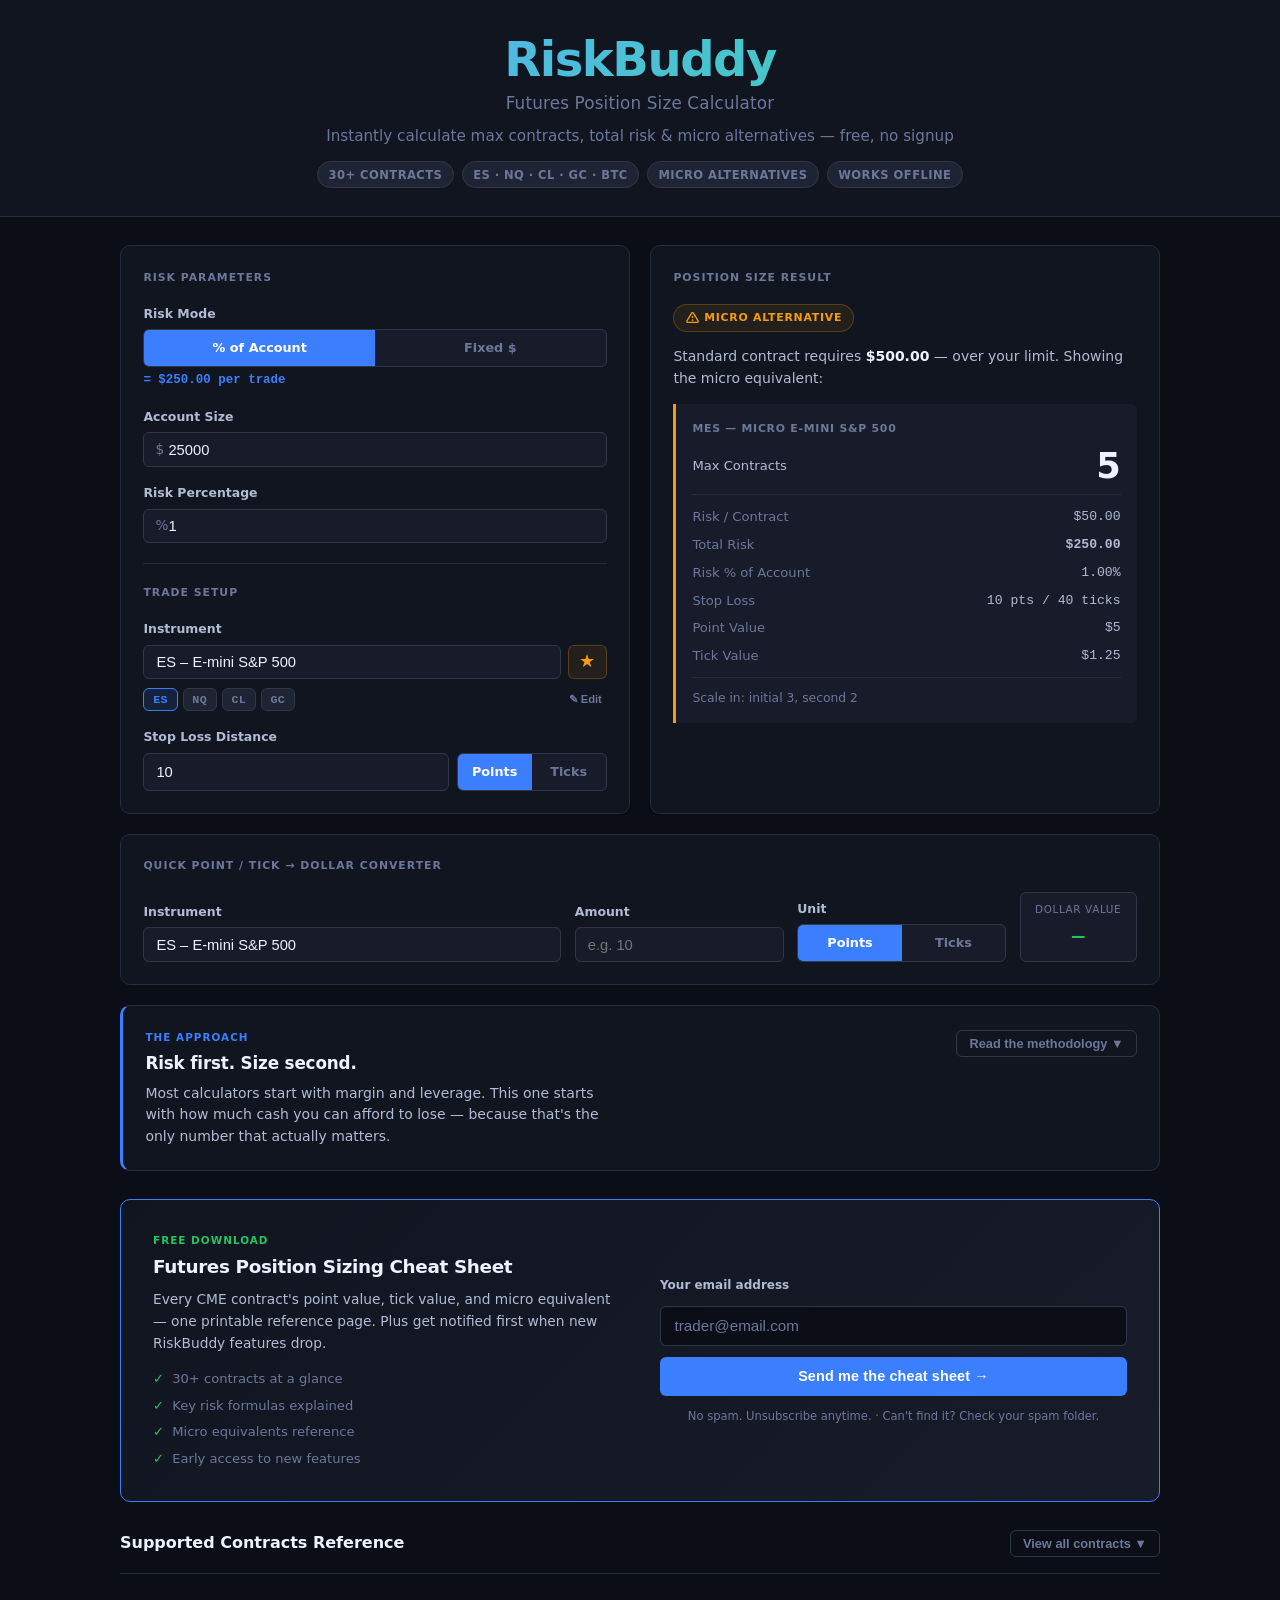
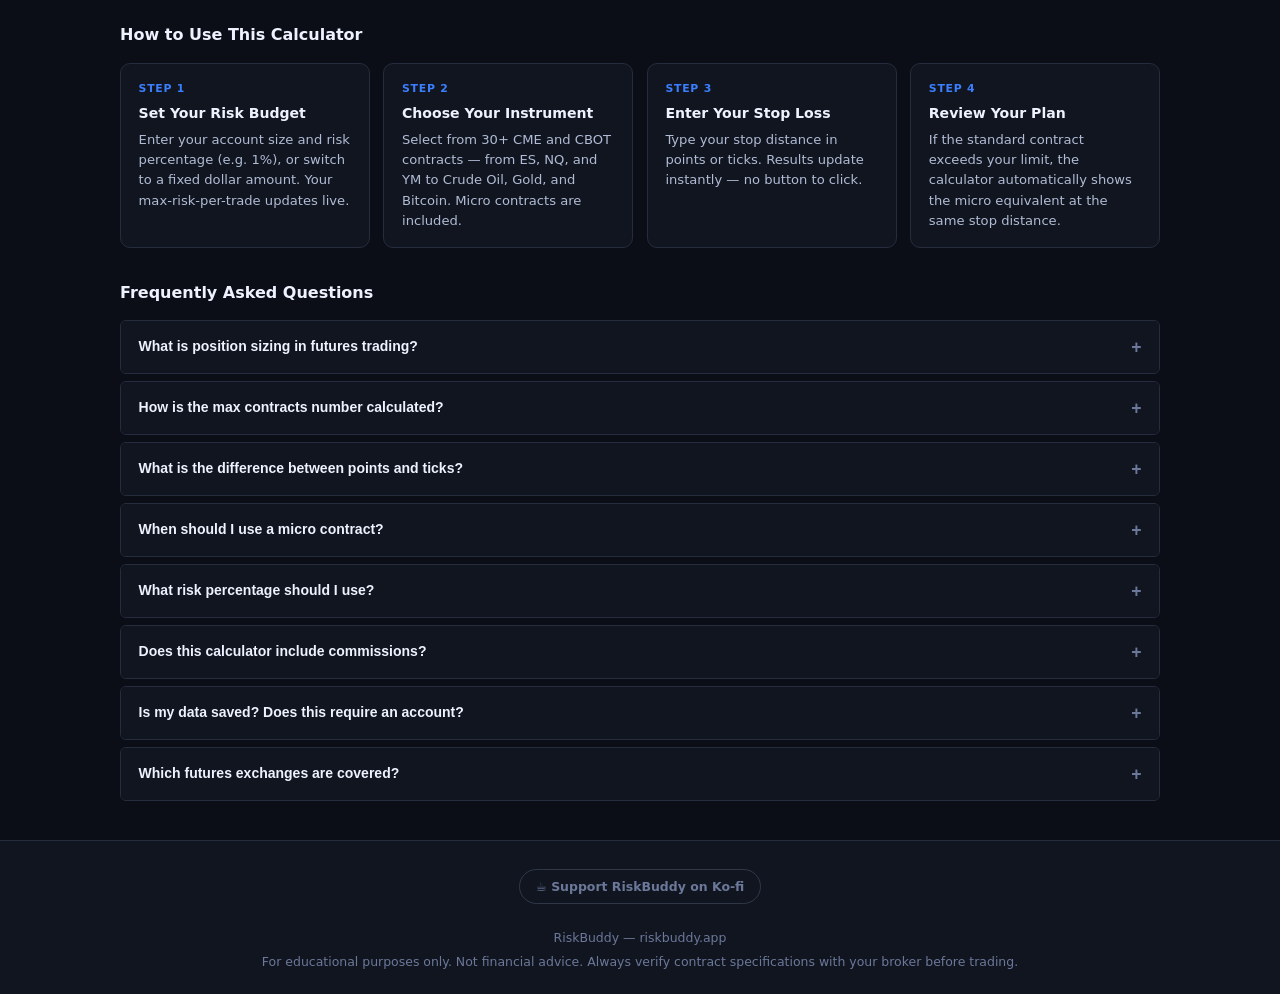
<file: index.html>
<!DOCTYPE html>
<html lang="en">
<head>
  <meta charset="UTF-8">
  <meta name="viewport" content="width=device-width, initial-scale=1.0">

  <title>Futures Position Size Calculator | RiskBuddy</title>
  <meta name="description" content="Free futures position size calculator for ES, NQ, CL, GC, and 30+ CME contracts. Enter your account size, risk %, and stop loss — instantly see max contracts, total risk, and micro alternatives. No signup.">
  <meta name="keywords" content="futures position size calculator, futures risk calculator, ES position sizing, NQ position sizing, prop firm calculator, day trading risk management, futures stop loss calculator, max contracts calculator">
  <meta name="robots" content="index, follow">
  <meta name="author" content="RiskBuddy">
  <link rel="canonical" href="https://riskbuddy.app/">

  <!-- Open Graph -->
  <meta property="og:type" content="website">
  <meta property="og:title" content="Futures Position Size Calculator | RiskBuddy">
  <meta property="og:description" content="Instantly size futures positions across 30+ CME contracts. Set your account risk %, enter a stop loss, get max contracts and micro alternatives. Free, no signup.">
  <meta property="og:image" content="https://riskbuddy.app/og-image.png">
  <meta property="og:url" content="https://riskbuddy.app/">
  <meta property="og:site_name" content="RiskBuddy">

  <!-- Twitter Card -->
  <meta name="twitter:card" content="summary_large_image">
  <meta name="twitter:title" content="Futures Position Size Calculator | RiskBuddy">
  <meta name="twitter:description" content="Free futures risk calculator for ES, NQ, CL, GC, and 30+ contracts. Risk first. Size second.">

  <!-- JSON-LD Structured Data -->
  <script type="application/ld+json">
  {
    "@context": "https://schema.org",
    "@type": "WebApplication",
    "name": "RiskBuddy – Futures Position Size Calculator",
    "url": "https://riskbuddy.app/",
    "description": "Free futures position size and risk calculator for day traders and prop firm evaluators. Supports 30+ CME and CBOT contracts including ES, NQ, CL, GC, and all major micro contracts.",
    "applicationCategory": "FinanceApplication",
    "operatingSystem": "Web",
    "browserRequirements": "Requires JavaScript",
    "featureList": "Position sizing, risk per contract, micro contract alternatives, point/tick converter, 30+ futures contracts",
    "offers": { "@type": "Offer", "price": "0", "priceCurrency": "USD" },
    "author": { "@type": "Organization", "name": "RiskBuddy", "url": "https://riskbuddy.app/" }
  }
  </script>

  <script type="application/ld+json">
  {
    "@context": "https://schema.org",
    "@type": "FAQPage",
    "mainEntity": [
      {
        "@type": "Question",
        "name": "What is position sizing in futures trading?",
        "acceptedAnswer": { "@type": "Answer", "text": "Position sizing is the process of determining how many contracts to trade based on your account size, risk tolerance, and stop loss distance. Proper position sizing prevents any single trade from causing excessive damage to your account." }
      },
      {
        "@type": "Question",
        "name": "How is the max contracts number calculated?",
        "acceptedAnswer": { "@type": "Answer", "text": "Max contracts = floor(Max Risk $ ÷ Risk per Contract). Risk per contract = stop loss (in points) × point value. For example, a 10-point stop on ES has a risk of 10 × $50 = $500 per contract. With a $1,000 risk budget, you can trade 2 contracts." }
      },
      {
        "@type": "Question",
        "name": "What is the difference between points and ticks in futures?",
        "acceptedAnswer": { "@type": "Answer", "text": "A tick is the minimum price increment for a futures contract. A point equals one full unit of price movement. For ES (E-mini S&P 500), one tick = 0.25 points = $12.50, so there are 4 ticks per point. For YM (E-mini Dow), one tick = 1 point = $5.00." }
      }
    ]
  }
  </script>

  <!-- Favicons -->
  <link rel="icon" type="image/png" sizes="192x192" href="/favicon-192.png">
  <link rel="icon" type="image/png" sizes="512x512" href="/favicon-512.png">
  <link rel="icon" href="/favicon.svg" type="image/svg+xml">
  <link rel="icon" href="/favicon.ico" sizes="32x32">
  <link rel="apple-touch-icon" href="/apple-touch-icon.png">
  <link rel="manifest" href="/site.webmanifest">

  <link rel="stylesheet" href="calculator.css">
</head>
<body>

<!-- ════════════════════════════════════════════════════
     HEADER
═══════════════════════════════════════════════════════ -->
<header class="site-header">
  <div class="wrap">
    <div class="brand-name" aria-label="RiskBuddy">RiskBuddy</div>
    <h1>Futures Position Size Calculator</h1>
    <p class="tagline">Instantly calculate max contracts, total risk &amp; micro alternatives — free, no signup</p>
    <div class="header-badges">
      <span class="hbadge">30+ Contracts</span>
      <span class="hbadge">ES · NQ · CL · GC · BTC</span>
      <span class="hbadge">Micro Alternatives</span>
      <span class="hbadge">Works Offline</span>
    </div>
  </div>
</header>

<!-- ════════════════════════════════════════════════════
     MAIN
═══════════════════════════════════════════════════════ -->
<main>
<div class="wrap">

  <!-- ── Calculator ────────────────────────────────── -->
  <section aria-label="Position Size Calculator">
    <div class="calc-grid">

      <!-- LEFT: Inputs -->
      <div class="card">
        <p class="card-title">Risk Parameters</p>

        <!-- Risk Mode -->
        <div class="fg">
          <label class="lbl">Risk Mode</label>
          <div class="tg">
            <input type="radio" name="risk-mode" id="mode-pct" value="percent">
            <label for="mode-pct">% of Account</label>
            <input type="radio" name="risk-mode" id="mode-fixed" value="fixed">
            <label for="mode-fixed">Fixed $</label>
          </div>
          <div id="risk-computed"></div>
        </div>

        <!-- Account Size -->
        <div class="fg" id="row-account">
          <label class="lbl" for="account-size">Account Size</label>
          <div class="prefix-wrap">
            <span class="prefix">$</span>
            <input type="number" id="account-size" min="0" step="500" placeholder="25000">
          </div>
        </div>

        <!-- Risk % -->
        <div class="fg" id="row-percent">
          <label class="lbl" for="risk-percent">Risk Percentage</label>
          <div class="prefix-wrap">
            <span class="prefix">%</span>
            <input type="number" id="risk-percent" min="0.01" max="100" step="0.1" placeholder="1.0">
          </div>
        </div>

        <!-- Risk Fixed $ -->
        <div class="fg" id="row-fixed" style="display:none;">
          <label class="lbl" for="risk-fixed">Max Risk per Trade</label>
          <div class="prefix-wrap">
            <span class="prefix">$</span>
            <input type="number" id="risk-fixed" min="1" step="25" placeholder="250">
          </div>
        </div>

        <hr class="card-divider">
        <p class="card-title">Trade Setup</p>

        <!-- Instrument -->
        <div class="fg">
          <label class="lbl" for="instrument">Instrument</label>
          <div class="instrument-row">
            <select id="instrument" aria-label="Select futures contract"></select>
            <button type="button" id="qs-fav-btn" class="qs-fav-btn" title="Add to quick select">☆</button>
          </div>
          <!-- Quick Select chips -->
          <div class="qs-bar" id="qs-bar">
            <div class="qs-chips" id="qs-chips" role="group" aria-label="Favorite instruments"></div>
            <button type="button" class="qs-edit-btn" id="qs-edit-btn" aria-label="Edit favorite instruments">✎ Edit</button>
          </div>
        </div>

        <!-- Stop Loss -->
        <div class="fg">
          <label class="lbl">Stop Loss Distance</label>
          <div class="stop-row">
            <input type="number" id="stop-loss" min="0.01" step="any" placeholder="e.g. 10">
            <div class="tg" style="width:150px;flex-shrink:0;">
              <input type="radio" name="unit" id="unit-pts" value="points">
              <label for="unit-pts">Points</label>
              <input type="radio" name="unit" id="unit-ticks" value="ticks">
              <label for="unit-ticks">Ticks</label>
            </div>
          </div>
        </div>
      </div>

      <!-- RIGHT: Results -->
      <div class="card">
        <p class="card-title">Position Size Result</p>
        <div id="result-panel" aria-live="polite" aria-atomic="true">
          <div class="result-empty">Enter your parameters to see results.</div>
        </div>
      </div>

    </div>
  </section>

  <!-- ── Quick Converter ──────────────────────────── -->
  <section class="converter-section" aria-label="Point and Tick Value Converter">
    <div class="card">
      <p class="card-title">Quick Point / Tick → Dollar Converter</p>
      <div class="converter-row">
        <div class="fg" style="margin:0;">
          <label class="lbl" for="cv-instrument">Instrument</label>
          <select id="cv-instrument" aria-label="Converter instrument"></select>
        </div>
        <div class="fg" style="margin:0;">
          <label class="lbl" for="cv-amount">Amount</label>
          <input type="number" id="cv-amount" min="0" step="any" placeholder="e.g. 10">
        </div>
        <div class="fg" style="margin:0;">
          <label class="lbl">Unit</label>
          <div class="tg">
            <input type="radio" name="cv-unit" id="cv-pts" value="points">
            <label for="cv-pts">Points</label>
            <input type="radio" name="cv-unit" id="cv-tks" value="ticks">
            <label for="cv-tks">Ticks</label>
          </div>
        </div>
        <div class="cv-result-box">
          <span class="cv-result-label">Dollar Value</span>
          <span id="cv-result">—</span>
        </div>
      </div>
    </div>
  </section>

  <!-- ── Methodology ─────────────────────────────── -->
  <section class="method-section" aria-labelledby="method-heading">
    <div class="method-card">
      <div class="method-header">
        <div class="method-title-group">
          <span class="method-eyebrow">The Approach</span>
          <h2 class="method-heading" id="method-heading">Risk first. Size second.</h2>
          <p class="method-hook">Most calculators start with margin and leverage. This one starts with how much cash you can afford to lose — because that's the only number that actually matters.</p>
        </div>
        <button class="btn-ghost method-toggle" id="toggle-method" aria-expanded="false" aria-controls="method-body">
          Read the methodology ▼
        </button>
      </div>

      <div id="method-body" class="method-body" hidden>
        <div class="method-steps">

          <div class="method-step">
            <div class="step-num">01</div>
            <div class="step-content">
              <h3>Establish the Max Risk Bound First</h3>
              <p>Before charts, before technicals — you set your maximum dollar loss for this trade. Not based on margin. Not based on overall equity. A fixed cash amount: your <strong>absolute shield</strong>. Dynamic variables like account leverage can create a false sense of security. This number doesn't move.</p>
            </div>
          </div>

          <div class="method-step">
            <div class="step-num">02</div>
            <div class="step-content">
              <h3>Calculate the True Cost of One Contract</h3>
              <p>Futures contracts have rigid, immutable specifications. Your stop loss distance in points or ticks immediately yields an exact dollar cost per contract: <strong>Stop Distance × Contract Multiplier</strong>. There is no ambiguity — you know precisely what one contract costs you if stopped out, before you place a single order.</p>
            </div>
          </div>

          <div class="method-step">
            <div class="step-num">03</div>
            <div class="step-content">
              <h3>Apply the Decision Matrix</h3>
              <p>With your risk ceiling and contract cost defined, the engine outputs one of three outcomes — the same three you see in the results panel:</p>
              <div class="decision-matrix">
                <div class="dm-row dm-green">
                  <span class="dm-icon">✓</span>
                  <div><strong>Approved</strong> — contract risk fits your budget. The engine maximizes your exposure safely via integer division and generates a scale-in suggestion for layered entries.</div>
                </div>
                <div class="dm-row dm-amber">
                  <span class="dm-icon">⚡</span>
                  <div><strong>Alternative</strong> — one standard contract exceeds your limit. The engine immediately evaluates the micro equivalent at the exact same stop, letting you execute the same technical setup at a safe size. Most calculators just say "insufficient margin." This one finds you a path.</div>
                </div>
                <div class="dm-row dm-red">
                  <span class="dm-icon">✕</span>
                  <div><strong>Rejected</strong> — even the micro contract exceeds your ceiling, or no micro exists for the instrument. The engine rejects the trade entirely. No rationalization. No override. Protect capital and sit out.</div>
                </div>
              </div>
            </div>
          </div>

        </div>
        <p class="method-closing">This keeps your focus entirely on controlling losses first and sizing second — the cornerstone of professional-grade capital preservation.</p>
      </div>
    </div>
  </section>

  <!-- ── Email Capture ────────────────────────────── -->
  <section class="capture-section" aria-labelledby="capture-heading">
    <div class="capture-card">
      <div class="capture-copy">
        <p class="capture-eyebrow">Free Download</p>
        <h2 id="capture-heading">Futures Position Sizing Cheat Sheet</h2>
        <p class="capture-desc">Every CME contract's point value, tick value, and micro equivalent — one printable reference page. Plus get notified first when new RiskBuddy features drop.</p>
        <ul class="capture-list">
          <li>30+ contracts at a glance</li>
          <li>Key risk formulas explained</li>
          <li>Micro equivalents reference</li>
          <li>Early access to new features</li>
        </ul>
      </div>
      <div class="capture-form">
        <form id="kit-form" class="kit-form" novalidate>
          <label class="kit-label" for="kit-email">Your email address</label>
          <input
            type="email"
            id="kit-email"
            class="kit-input"
            placeholder="trader@email.com"
            required
            autocomplete="email"
          >
          <button type="submit" class="kit-submit" id="kit-submit">
            Send me the cheat sheet →
          </button>
          <p class="kit-privacy">No spam. Unsubscribe anytime. · Can't find it? Check your spam folder.</p>
        </form>
        <div id="kit-success" class="kit-success" hidden>
          <div class="kit-success-icon">✓</div>
          <p><strong>You're in — check your inbox.</strong></p>
          <p class="kit-success-sub">Your cheat sheet is on its way. We'll also notify you when new features drop.</p>
        </div>
        <div id="kit-error" class="kit-error" hidden>
          <p>Something went wrong. Try again or refresh the page.</p>
        </div>
      </div>
    </div>
  </section>

  <!-- ── Contracts Reference ──────────────────────── -->
  <section class="contracts-section" aria-label="Futures Contracts Reference Table">
    <div class="section-hd">
      <h2>Supported Contracts Reference</h2>
      <button class="btn-ghost" id="toggle-contracts" aria-expanded="false" aria-controls="contracts-wrap">
        View all contracts ▼
      </button>
    </div>
    <div id="contracts-wrap" role="region" aria-label="Contracts table">
      <table>
        <thead>
          <tr>
            <th scope="col">Symbol</th>
            <th scope="col">Contract Name</th>
            <th scope="col">Micro</th>
            <th scope="col" class="r">Point Value</th>
            <th scope="col" class="r">Tick Value</th>
            <th scope="col" class="r">Tick Size</th>
          </tr>
        </thead>
        <tbody id="contracts-tbody"></tbody>
      </table>
    </div>
  </section>

  <!-- ── How It Works ─────────────────────────────── -->
  <section class="how-section" aria-labelledby="how-heading">
    <h2 id="how-heading">How to Use This Calculator</h2>
    <div class="how-grid">
      <div class="how-card">
        <div class="how-num">Step 1</div>
        <strong>Set Your Risk Budget</strong>
        <p>Enter your account size and risk percentage (e.g. 1%), or switch to a fixed dollar amount. Your max-risk-per-trade updates live.</p>
      </div>
      <div class="how-card">
        <div class="how-num">Step 2</div>
        <strong>Choose Your Instrument</strong>
        <p>Select from 30+ CME and CBOT contracts — from ES, NQ, and YM to Crude Oil, Gold, and Bitcoin. Micro contracts are included.</p>
      </div>
      <div class="how-card">
        <div class="how-num">Step 3</div>
        <strong>Enter Your Stop Loss</strong>
        <p>Type your stop distance in points or ticks. Results update instantly — no button to click.</p>
      </div>
      <div class="how-card">
        <div class="how-num">Step 4</div>
        <strong>Review Your Plan</strong>
        <p>If the standard contract exceeds your limit, the calculator automatically shows the micro equivalent at the same stop distance.</p>
      </div>
    </div>
  </section>

  <!-- ── FAQ ──────────────────────────────────────── -->
  <section class="faq-section" aria-labelledby="faq-heading">
    <h2 id="faq-heading">Frequently Asked Questions</h2>

    <div class="faq-item">
      <button class="faq-q" aria-expanded="false">
        What is position sizing in futures trading?
        <span class="faq-icon" aria-hidden="true">+</span>
      </button>
      <div class="faq-a">
        <p>Position sizing is the process of determining how many contracts to trade based on your account size, risk tolerance, and stop loss distance. It's one of the most critical skills in futures trading — proper sizing prevents any single losing trade from doing excessive damage to your account. A common rule is to never risk more than 1–2% of your account on any single trade.</p>
      </div>
    </div>

    <div class="faq-item">
      <button class="faq-q" aria-expanded="false">
        How is the max contracts number calculated?
        <span class="faq-icon" aria-hidden="true">+</span>
      </button>
      <div class="faq-a">
        <p><strong>Max contracts = floor(Max Risk $ ÷ Risk per Contract)</strong></p>
        <p style="margin-top:0.5rem;">Risk per contract = stop loss (points) × point value. Example: a 10-point stop on ES costs 10 × $50 = $500 per contract. With a $1,000 risk budget: floor($1,000 ÷ $500) = <strong>2 contracts</strong>, for a total risk of exactly $1,000.</p>
      </div>
    </div>

    <div class="faq-item">
      <button class="faq-q" aria-expanded="false">
        What is the difference between points and ticks?
        <span class="faq-icon" aria-hidden="true">+</span>
      </button>
      <div class="faq-a">
        <p>A <strong>tick</strong> is the minimum price increment for a futures contract. A <strong>point</strong> equals one full integer unit of price movement. For ES (E-mini S&P 500): 1 tick = 0.25 points = $12.50, so there are 4 ticks per point. For YM (E-mini Dow): 1 tick = 1 point = $5.00. Use the converter tool above to quickly check values for any contract.</p>
      </div>
    </div>

    <div class="faq-item">
      <button class="faq-q" aria-expanded="false">
        When should I use a micro contract?
        <span class="faq-icon" aria-hidden="true">+</span>
      </button>
      <div class="faq-a">
        <p>Use micro contracts (MES, MNQ, MYM, M2K, MGC, MCL, etc.) when your stop distance makes the standard contract too risky for your account size. Micros are exactly 1/10th the size of their standard equivalents. This lets you trade with proper position sizing on smaller accounts, or use a wider stop without increasing dollar risk beyond your limit.</p>
      </div>
    </div>

    <div class="faq-item">
      <button class="faq-q" aria-expanded="false">
        What risk percentage should I use?
        <span class="faq-icon" aria-hidden="true">+</span>
      </button>
      <div class="faq-a">
        <p>Most professional traders risk <strong>0.5%–2%</strong> per trade. A standard starting point is <strong>1%</strong>. For prop firm evaluations, check the firm's specific daily loss and max drawdown rules — risking 1% may be too aggressive depending on the evaluation's parameters. Conservative traders often use 0.25%–0.5% during difficult market conditions.</p>
      </div>
    </div>

    <div class="faq-item">
      <button class="faq-q" aria-expanded="false">
        Does this calculator include commissions?
        <span class="faq-icon" aria-hidden="true">+</span>
      </button>
      <div class="faq-a">
        <p>No — this calculator shows gross risk based on price movement only. Add your round-trip commission cost manually. Retail futures commissions typically range from $3–$8 per contract round-trip depending on your broker. For micros, commissions are often $0.50–$1.50 per contract.</p>
      </div>
    </div>

    <div class="faq-item">
      <button class="faq-q" aria-expanded="false">
        Is my data saved? Does this require an account?
        <span class="faq-icon" aria-hidden="true">+</span>
      </button>
      <div class="faq-a">
        <p>Your settings (account size, risk %, and instrument) are saved locally in your browser using <code>localStorage</code>. <strong>Nothing is sent to any server.</strong> There is no account, no signup, and no tracking. This tool works completely offline once loaded.</p>
      </div>
    </div>

    <div class="faq-item">
      <button class="faq-q" aria-expanded="false">
        Which futures exchanges are covered?
        <span class="faq-icon" aria-hidden="true">+</span>
      </button>
      <div class="faq-a">
        <p>This calculator covers products traded on the <strong>CME Group</strong> exchanges (CME, CBOT, NYMEX, COMEX), including all major E-mini and Micro E-mini equity index futures, metals, energy, interest rates, currencies, and Bitcoin futures. View the full list by expanding the Supported Contracts table above.</p>
      </div>
    </div>

  </section>

</div><!-- /wrap -->
</main>

<!-- ════════════════════════════════════════════════════
     FOOTER
═══════════════════════════════════════════════════════ -->
<footer class="site-footer">
  <div class="wrap">
    <a href="https://ko-fi.com/riskbuddy" target="_blank" rel="noopener noreferrer" class="kofi-btn">
      ☕ Support RiskBuddy on Ko-fi
    </a>
    <p class="footer-brand">RiskBuddy &mdash; <a href="https://riskbuddy.app/">riskbuddy.app</a></p>
    <p>For educational purposes only. Not financial advice. Always verify contract specifications with your broker before trading.</p>
  </div>
</footer>

<script src="calculator.js"></script>
</body>
</html>
</file>
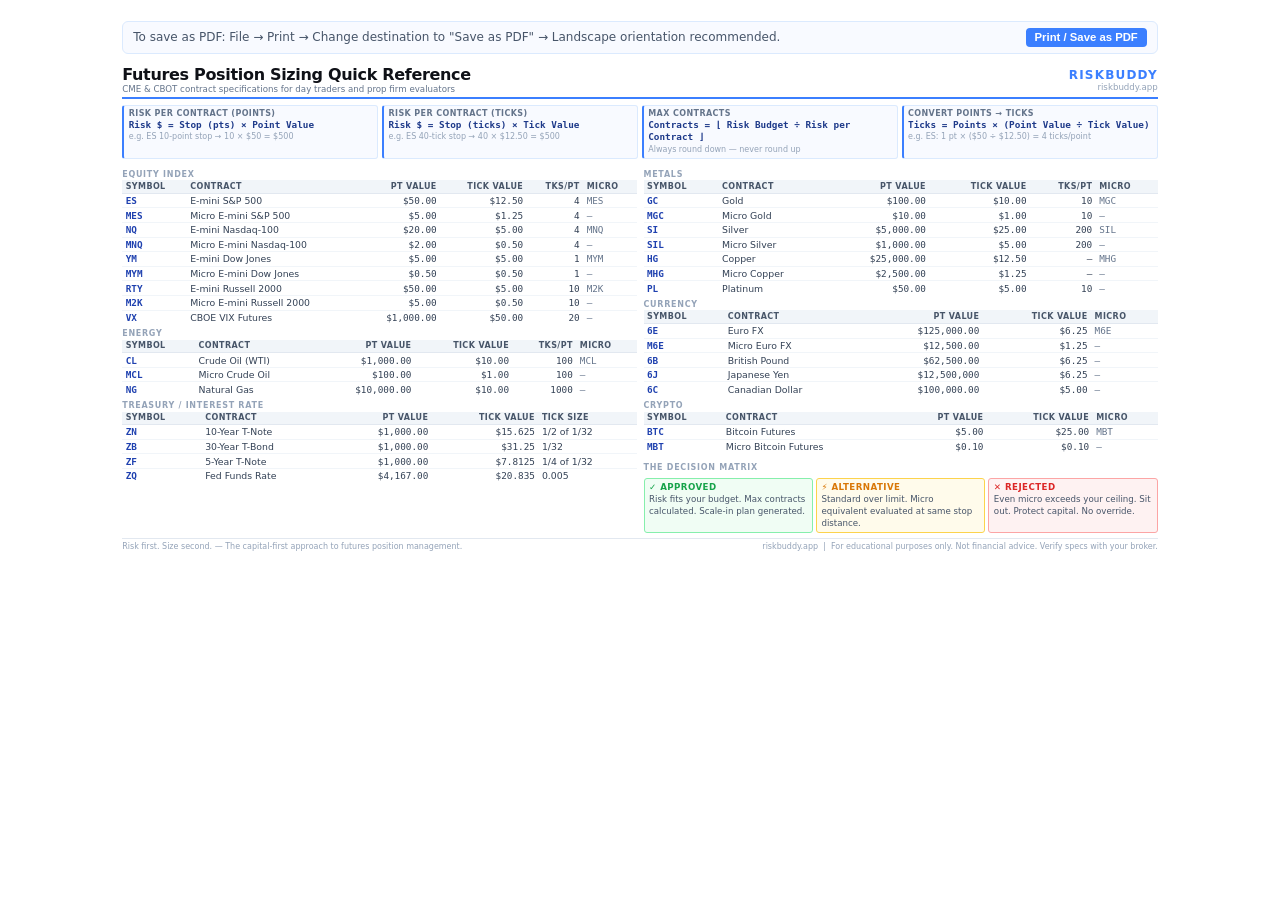
<file: cheatsheet.html>
<!DOCTYPE html>
<html lang="en">
<head>
  <meta charset="UTF-8">
  <meta name="viewport" content="width=device-width, initial-scale=1.0">
  <title>Futures Position Sizing Cheat Sheet | RiskBuddy</title>
  <link rel="icon" type="image/png" sizes="192x192" href="/favicon-192.png">
  <link rel="icon" type="image/png" sizes="512x512" href="/favicon-512.png">
  <link rel="icon" href="/favicon.svg" type="image/svg+xml">
  <link rel="icon" href="/favicon.ico" sizes="32x32">
  <style>
    /* ── Base — sized for one landscape Letter page ── */
    *, *::before, *::after { box-sizing: border-box; margin: 0; padding: 0; }

    @page { size: Letter landscape; margin: 0.55cm 0.8cm; }

    html { font-size: 7.5pt; }
    body {
      font-family: -apple-system, BlinkMacSystemFont, 'Segoe UI', system-ui, sans-serif;
      color: #0f1117;
      background: #fff;
      padding: 0.55cm 0.8cm;
      max-width: 29cm;
      margin: 0 auto;
    }

    /* ── Header ── */
    .page-header {
      display: flex;
      justify-content: space-between;
      align-items: center;
      border-bottom: 2.5px solid #3b7fff;
      padding-bottom: 0.3rem;
      margin-bottom: 0.55rem;
    }
    .header-left h1 {
      font-size: 12pt;
      font-weight: 800;
      letter-spacing: -0.02em;
      color: #0f1117;
      line-height: 1.1;
    }
    .header-left p { font-size: 6.5pt; color: #64748b; margin-top: 0.1rem; }
    .header-right { text-align: right; }
    .brand { font-size: 9pt; font-weight: 800; letter-spacing: 0.1em; text-transform: uppercase; color: #3b7fff; }
    .brand-url { font-size: 6.5pt; color: #94a3b8; display: block; margin-top: 0.05rem; }

    /* ── Formulas ── */
    .formulas {
      display: grid;
      grid-template-columns: repeat(4, 1fr);
      gap: 0.35rem;
      margin-bottom: 0.55rem;
    }
    .formula-box {
      background: #f8faff;
      border: 1px solid #dbeafe;
      border-left: 2.5px solid #3b7fff;
      border-radius: 3px;
      padding: 0.28rem 0.45rem;
    }
    .formula-label {
      font-size: 6pt;
      font-weight: 700;
      text-transform: uppercase;
      letter-spacing: 0.05em;
      color: #64748b;
      margin-bottom: 0.12rem;
    }
    .formula-eq {
      font-family: 'SF Mono', 'Cascadia Code', 'Consolas', monospace;
      font-size: 7pt;
      font-weight: 600;
      color: #1e3a8a;
      line-height: 1.35;
    }
    .formula-note { font-size: 6pt; color: #94a3b8; margin-top: 0.1rem; line-height: 1.3; }

    /* ── Tables ── */
    .section-label {
      font-size: 6pt;
      font-weight: 800;
      text-transform: uppercase;
      letter-spacing: 0.09em;
      color: #94a3b8;
      margin-bottom: 0.15rem;
      margin-top: 0.5rem;
    }
    table { width: 100%; border-collapse: collapse; font-size: 7pt; }
    thead th {
      background: #f1f5f9;
      color: #475569;
      font-size: 6pt;
      font-weight: 700;
      text-transform: uppercase;
      letter-spacing: 0.05em;
      padding: 0.18rem 0.35rem;
      text-align: left;
      border-bottom: 1px solid #e2e8f0;
      white-space: nowrap;
    }
    thead th.r { text-align: right; }
    tbody tr { border-bottom: 1px solid #f1f5f9; }
    tbody tr:last-child { border-bottom: none; }
    tbody td { padding: 0.13rem 0.35rem; color: #334155; vertical-align: middle; }
    tbody td.sym {
      font-family: 'SF Mono', 'Cascadia Code', 'Consolas', monospace;
      font-weight: 700; color: #1e40af; font-size: 7pt;
      white-space: nowrap;
    }
    tbody td.r   { text-align: right; font-family: 'SF Mono', 'Cascadia Code', 'Consolas', monospace; white-space: nowrap; }
    tbody td.micro { color: #64748b; font-family: 'SF Mono', 'Cascadia Code', 'Consolas', monospace; }

    /* ── Two-column layout ── */
    .two-col { display: grid; grid-template-columns: 1fr 1fr; gap: 0.7rem; }

    /* ── Decision Matrix ── */
    .matrix {
      display: grid;
      grid-template-columns: repeat(3, 1fr);
      gap: 0.3rem;
      margin-top: 0.55rem;
    }
    .matrix-box { border-radius: 3px; padding: 0.3rem 0.45rem; border: 1px solid; }
    .matrix-box .m-label {
      font-size: 6.5pt;
      font-weight: 800;
      text-transform: uppercase;
      letter-spacing: 0.05em;
      margin-bottom: 0.1rem;
    }
    .matrix-box p { font-size: 6.5pt; color: #475569; line-height: 1.4; }
    .m-green { background: #f0fdf4; border-color: #86efac; }
    .m-green .m-label { color: #16a34a; }
    .m-amber { background: #fffbeb; border-color: #fcd34d; }
    .m-amber .m-label { color: #d97706; }
    .m-red   { background: #fef2f2; border-color: #fca5a5; }
    .m-red   .m-label { color: #dc2626; }

    /* ── Footer ── */
    .page-footer {
      margin-top: 0.45rem;
      padding-top: 0.3rem;
      border-top: 1px solid #e2e8f0;
      display: flex;
      justify-content: space-between;
      align-items: center;
      font-size: 6pt;
      color: #94a3b8;
    }

    /* ── Print — force single page, suppress print bar ── */
    @media print {
      .no-print { display: none !important; }
      body { padding: 0; }
    }

    /* ── Screen-only print prompt ── */
    .print-bar {
      background: #f8faff;
      border: 1px solid #dbeafe;
      border-radius: 6px;
      padding: 0.6rem 1rem;
      margin-bottom: 1.2rem;
      display: flex;
      justify-content: space-between;
      align-items: center;
      font-size: 9pt;
      color: #475569;
    }
    .print-btn {
      background: #3b7fff;
      color: #fff;
      border: none;
      border-radius: 4px;
      padding: 0.35rem 0.9rem;
      font-size: 8.5pt;
      font-weight: 600;
      cursor: pointer;
    }
    .print-btn:hover { background: #2563eb; }
    @media print { .print-bar { display: none; } }
  </style>
</head>
<body>

  <!-- Screen-only print prompt -->
  <div class="print-bar no-print">
    <span>To save as PDF: File → Print → Change destination to "Save as PDF" → Landscape orientation recommended.</span>
    <button class="print-btn" onclick="window.print()">Print / Save as PDF</button>
  </div>

  <!-- Header -->
  <header class="page-header">
    <div class="header-left">
      <h1>Futures Position Sizing Quick Reference</h1>
      <p>CME & CBOT contract specifications for day traders and prop firm evaluators</p>
    </div>
    <div class="header-right">
      <span class="brand">RiskBuddy</span>
      <span class="brand-url">riskbuddy.app</span>
    </div>
  </header>

  <!-- Formulas -->
  <div class="formulas">
    <div class="formula-box">
      <div class="formula-label">Risk per Contract (Points)</div>
      <div class="formula-eq">Risk $ = Stop (pts) × Point Value</div>
      <div class="formula-note">e.g. ES 10-point stop → 10 × $50 = $500</div>
    </div>
    <div class="formula-box">
      <div class="formula-label">Risk per Contract (Ticks)</div>
      <div class="formula-eq">Risk $ = Stop (ticks) × Tick Value</div>
      <div class="formula-note">e.g. ES 40-tick stop → 40 × $12.50 = $500</div>
    </div>
    <div class="formula-box">
      <div class="formula-label">Max Contracts</div>
      <div class="formula-eq">Contracts = ⌊ Risk Budget ÷ Risk per Contract ⌋</div>
      <div class="formula-note">Always round down — never round up</div>
    </div>
    <div class="formula-box">
      <div class="formula-label">Convert Points → Ticks</div>
      <div class="formula-eq">Ticks = Points × (Point Value ÷ Tick Value)</div>
      <div class="formula-note">e.g. ES: 1 pt × ($50 ÷ $12.50) = 4 ticks/point</div>
    </div>
  </div>

  <!-- Contract Tables: two columns -->
  <div class="two-col">

    <!-- Left column: Equity Index -->
    <div>
      <div class="section-label">Equity Index</div>
      <table>
        <thead>
          <tr>
            <th>Symbol</th>
            <th>Contract</th>
            <th class="r">Pt Value</th>
            <th class="r">Tick Value</th>
            <th class="r">Tks/Pt</th>
            <th>Micro</th>
          </tr>
        </thead>
        <tbody>
          <tr><td class="sym">ES</td><td>E-mini S&amp;P 500</td><td class="r">$50.00</td><td class="r">$12.50</td><td class="r">4</td><td class="micro">MES</td></tr>
          <tr><td class="sym">MES</td><td>Micro E-mini S&amp;P 500</td><td class="r">$5.00</td><td class="r">$1.25</td><td class="r">4</td><td class="micro">—</td></tr>
          <tr><td class="sym">NQ</td><td>E-mini Nasdaq-100</td><td class="r">$20.00</td><td class="r">$5.00</td><td class="r">4</td><td class="micro">MNQ</td></tr>
          <tr><td class="sym">MNQ</td><td>Micro E-mini Nasdaq-100</td><td class="r">$2.00</td><td class="r">$0.50</td><td class="r">4</td><td class="micro">—</td></tr>
          <tr><td class="sym">YM</td><td>E-mini Dow Jones</td><td class="r">$5.00</td><td class="r">$5.00</td><td class="r">1</td><td class="micro">MYM</td></tr>
          <tr><td class="sym">MYM</td><td>Micro E-mini Dow Jones</td><td class="r">$0.50</td><td class="r">$0.50</td><td class="r">1</td><td class="micro">—</td></tr>
          <tr><td class="sym">RTY</td><td>E-mini Russell 2000</td><td class="r">$50.00</td><td class="r">$5.00</td><td class="r">10</td><td class="micro">M2K</td></tr>
          <tr><td class="sym">M2K</td><td>Micro E-mini Russell 2000</td><td class="r">$5.00</td><td class="r">$0.50</td><td class="r">10</td><td class="micro">—</td></tr>
          <tr><td class="sym">VX</td><td>CBOE VIX Futures</td><td class="r">$1,000.00</td><td class="r">$50.00</td><td class="r">20</td><td class="micro">—</td></tr>
        </tbody>
      </table>

      <div class="section-label">Energy</div>
      <table>
        <thead>
          <tr>
            <th>Symbol</th>
            <th>Contract</th>
            <th class="r">Pt Value</th>
            <th class="r">Tick Value</th>
            <th class="r">Tks/Pt</th>
            <th>Micro</th>
          </tr>
        </thead>
        <tbody>
          <tr><td class="sym">CL</td><td>Crude Oil (WTI)</td><td class="r">$1,000.00</td><td class="r">$10.00</td><td class="r">100</td><td class="micro">MCL</td></tr>
          <tr><td class="sym">MCL</td><td>Micro Crude Oil</td><td class="r">$100.00</td><td class="r">$1.00</td><td class="r">100</td><td class="micro">—</td></tr>
          <tr><td class="sym">NG</td><td>Natural Gas</td><td class="r">$10,000.00</td><td class="r">$10.00</td><td class="r">1000</td><td class="micro">—</td></tr>
        </tbody>
      </table>

      <div class="section-label">Treasury / Interest Rate</div>
      <table>
        <thead>
          <tr>
            <th>Symbol</th>
            <th>Contract</th>
            <th class="r">Pt Value</th>
            <th class="r">Tick Value</th>
            <th>Tick Size</th>
          </tr>
        </thead>
        <tbody>
          <tr><td class="sym">ZN</td><td>10-Year T-Note</td><td class="r">$1,000.00</td><td class="r">$15.625</td><td>1/2 of 1/32</td></tr>
          <tr><td class="sym">ZB</td><td>30-Year T-Bond</td><td class="r">$1,000.00</td><td class="r">$31.25</td><td>1/32</td></tr>
          <tr><td class="sym">ZF</td><td>5-Year T-Note</td><td class="r">$1,000.00</td><td class="r">$7.8125</td><td>1/4 of 1/32</td></tr>
          <tr><td class="sym">ZQ</td><td>Fed Funds Rate</td><td class="r">$4,167.00</td><td class="r">$20.835</td><td>0.005</td></tr>
        </tbody>
      </table>
    </div>

    <!-- Right column: Metals, Currency, Crypto -->
    <div>
      <div class="section-label">Metals</div>
      <table>
        <thead>
          <tr>
            <th>Symbol</th>
            <th>Contract</th>
            <th class="r">Pt Value</th>
            <th class="r">Tick Value</th>
            <th class="r">Tks/Pt</th>
            <th>Micro</th>
          </tr>
        </thead>
        <tbody>
          <tr><td class="sym">GC</td><td>Gold</td><td class="r">$100.00</td><td class="r">$10.00</td><td class="r">10</td><td class="micro">MGC</td></tr>
          <tr><td class="sym">MGC</td><td>Micro Gold</td><td class="r">$10.00</td><td class="r">$1.00</td><td class="r">10</td><td class="micro">—</td></tr>
          <tr><td class="sym">SI</td><td>Silver</td><td class="r">$5,000.00</td><td class="r">$25.00</td><td class="r">200</td><td class="micro">SIL</td></tr>
          <tr><td class="sym">SIL</td><td>Micro Silver</td><td class="r">$1,000.00</td><td class="r">$5.00</td><td class="r">200</td><td class="micro">—</td></tr>
          <tr><td class="sym">HG</td><td>Copper</td><td class="r">$25,000.00</td><td class="r">$12.50</td><td class="r">—</td><td class="micro">MHG</td></tr>
          <tr><td class="sym">MHG</td><td>Micro Copper</td><td class="r">$2,500.00</td><td class="r">$1.25</td><td class="r">—</td><td class="micro">—</td></tr>
          <tr><td class="sym">PL</td><td>Platinum</td><td class="r">$50.00</td><td class="r">$5.00</td><td class="r">10</td><td class="micro">—</td></tr>
        </tbody>
      </table>

      <div class="section-label">Currency</div>
      <table>
        <thead>
          <tr>
            <th>Symbol</th>
            <th>Contract</th>
            <th class="r">Pt Value</th>
            <th class="r">Tick Value</th>
            <th>Micro</th>
          </tr>
        </thead>
        <tbody>
          <tr><td class="sym">6E</td><td>Euro FX</td><td class="r">$125,000.00</td><td class="r">$6.25</td><td class="micro">M6E</td></tr>
          <tr><td class="sym">M6E</td><td>Micro Euro FX</td><td class="r">$12,500.00</td><td class="r">$1.25</td><td class="micro">—</td></tr>
          <tr><td class="sym">6B</td><td>British Pound</td><td class="r">$62,500.00</td><td class="r">$6.25</td><td class="micro">—</td></tr>
          <tr><td class="sym">6J</td><td>Japanese Yen</td><td class="r">$12,500,000</td><td class="r">$6.25</td><td class="micro">—</td></tr>
          <tr><td class="sym">6C</td><td>Canadian Dollar</td><td class="r">$100,000.00</td><td class="r">$5.00</td><td class="micro">—</td></tr>
        </tbody>
      </table>

      <div class="section-label">Crypto</div>
      <table>
        <thead>
          <tr>
            <th>Symbol</th>
            <th>Contract</th>
            <th class="r">Pt Value</th>
            <th class="r">Tick Value</th>
            <th>Micro</th>
          </tr>
        </thead>
        <tbody>
          <tr><td class="sym">BTC</td><td>Bitcoin Futures</td><td class="r">$5.00</td><td class="r">$25.00</td><td class="micro">MBT</td></tr>
          <tr><td class="sym">MBT</td><td>Micro Bitcoin Futures</td><td class="r">$0.10</td><td class="r">$0.10</td><td class="micro">—</td></tr>
        </tbody>
      </table>

      <!-- Decision Matrix -->
      <div class="section-label" style="margin-top:1rem;">The Decision Matrix</div>
      <div class="matrix">
        <div class="matrix-box m-green">
          <div class="m-label">✓ Approved</div>
          <p>Risk fits your budget. Max contracts calculated. Scale-in plan generated.</p>
        </div>
        <div class="matrix-box m-amber">
          <div class="m-label">⚡ Alternative</div>
          <p>Standard over limit. Micro equivalent evaluated at same stop distance.</p>
        </div>
        <div class="matrix-box m-red">
          <div class="m-label">✕ Rejected</div>
          <p>Even micro exceeds your ceiling. Sit out. Protect capital. No override.</p>
        </div>
      </div>
    </div>

  </div>

  <!-- Page Footer -->
  <footer class="page-footer">
    <span>Risk first. Size second. — The capital-first approach to futures position management.</span>
    <span>riskbuddy.app &nbsp;|&nbsp; For educational purposes only. Not financial advice. Verify specs with your broker.</span>
  </footer>

</body>
</html>
</file>
<file: calculator.css>
/* ─── Design Tokens ──────────────────────────────────────────────────────────── */
:root {
  --bg-0:   #0b0e17;
  --bg-1:   #111520;
  --bg-2:   #181c2a;
  --bg-3:   #1f2435;
  --border: #252c3d;
  --border-2: #303848;

  --text-0: #eef2ff;
  --text-1: #b0bcd4;
  --text-2: #6b7899;

  --blue:        #3b7fff;
  --blue-hover:  #5591ff;
  --blue-dim:    rgba(59, 127, 255, 0.12);
  --green:       #22c55e;
  --green-bg:    rgba(34, 197, 94, 0.08);
  --green-border:rgba(34, 197, 94, 0.25);
  --amber:       #f59e0b;
  --amber-bg:    rgba(245, 158, 11, 0.08);
  --amber-border:rgba(245, 158, 11, 0.25);
  --red:         #ef4444;
  --red-bg:      rgba(239, 68, 68, 0.08);
  --red-border:  rgba(239, 68, 68, 0.25);

  --radius:    10px;
  --radius-sm: 6px;
  --font-mono: 'SF Mono', 'Fira Code', 'Cascadia Code', 'Consolas', monospace;
}

/* ─── Reset ──────────────────────────────────────────────────────────────────── */
*, *::before, *::after { box-sizing: border-box; margin: 0; padding: 0; }
html { scroll-behavior: smooth; -webkit-text-size-adjust: 100%; }
body {
  font-family: -apple-system, BlinkMacSystemFont, 'Segoe UI', system-ui, Roboto, sans-serif;
  background: var(--bg-0);
  color: var(--text-0);
  line-height: 1.6;
  min-height: 100vh;
  font-size: 16px;
}
a { color: var(--blue); text-decoration: none; }
a:hover { text-decoration: underline; }
strong { color: var(--text-0); }

/* ─── Layout ─────────────────────────────────────────────────────────────────── */
.wrap { max-width: 1080px; margin: 0 auto; padding: 0 1.25rem; }

/* ─── Site Header ────────────────────────────────────────────────────────────── */
.site-header {
  background: var(--bg-1);
  border-bottom: 1px solid var(--border);
  padding: 2rem 1.25rem 1.75rem;
  text-align: center;
}
/* Brand name is the visual hero */
.brand-name {
  font-size: clamp(2.2rem, 5.5vw, 3rem);
  font-weight: 800;
  letter-spacing: -0.03em;
  background: linear-gradient(130deg, #5da8ff 0%, #38d9a9 100%);
  -webkit-background-clip: text;
  -webkit-text-fill-color: transparent;
  background-clip: text;
  line-height: 1.15;
  margin-bottom: 0.3rem;
}
/* h1 becomes the descriptive subtitle — SEO anchor, visually secondary */
.site-header h1 {
  font-size: clamp(0.9rem, 2vw, 1.05rem);
  font-weight: 500;
  letter-spacing: 0.01em;
  color: var(--text-2);
  -webkit-text-fill-color: var(--text-2);
  line-height: 1.4;
}
.site-header .tagline {
  margin-top: 0.5rem;
  color: var(--text-2);
  font-size: 0.95rem;
}
.header-badges {
  display: flex;
  gap: 0.5rem;
  justify-content: center;
  flex-wrap: wrap;
  margin-top: 0.85rem;
}
.hbadge {
  display: inline-block;
  background: var(--bg-3);
  border: 1px solid var(--border-2);
  border-radius: 999px;
  padding: 0.2rem 0.65rem;
  font-size: 0.72rem;
  color: var(--text-2);
  font-weight: 600;
  letter-spacing: 0.04em;
  text-transform: uppercase;
}

/* ─── Main Grid ──────────────────────────────────────────────────────────────── */
.calc-grid {
  display: grid;
  grid-template-columns: 1fr 1fr;
  gap: 1.25rem;
  padding: 1.75rem 0 0;
}
@media (max-width: 740px) { .calc-grid { grid-template-columns: 1fr; } }

/* ─── Card ───────────────────────────────────────────────────────────────────── */
.card {
  background: var(--bg-1);
  border: 1px solid var(--border);
  border-radius: var(--radius);
  padding: 1.4rem;
}
.card-title {
  font-size: 0.68rem;
  font-weight: 700;
  letter-spacing: 0.09em;
  text-transform: uppercase;
  color: var(--text-2);
  margin-bottom: 1.1rem;
}
.card-divider {
  border: none;
  border-top: 1px solid var(--border);
  margin: 1.25rem 0;
}

/* ─── Form Elements ──────────────────────────────────────────────────────────── */
.fg { margin-bottom: 1rem; }
.fg:last-child { margin-bottom: 0; }

label.lbl {
  display: block;
  font-size: 0.78rem;
  font-weight: 600;
  color: var(--text-1);
  margin-bottom: 0.35rem;
}

input[type="number"],
select {
  width: 100%;
  background: var(--bg-2);
  border: 1px solid var(--border-2);
  border-radius: var(--radius-sm);
  color: var(--text-0);
  font-size: 0.92rem;
  padding: 0.52rem 0.75rem;
  transition: border-color 0.15s, box-shadow 0.15s;
  appearance: none;
  -webkit-appearance: none;
  -moz-appearance: textfield;
}
input[type="number"]:focus,
select:focus {
  outline: none;
  border-color: var(--blue);
  box-shadow: 0 0 0 3px var(--blue-dim);
}

.prefix-wrap {
  position: relative;
}
.prefix-wrap .prefix {
  position: absolute;
  left: 0.75rem;
  top: 50%;
  transform: translateY(-50%);
  color: var(--text-2);
  font-size: 0.85rem;
  pointer-events: none;
  user-select: none;
}
.prefix-wrap input { padding-left: 1.5rem; }

/* ─── Quick Select ───────────────────────────────────────────────────────────── */
.qs-bar {
  display: flex;
  align-items: center;
  gap: 0.5rem;
  margin-top: 0.55rem;
  flex-wrap: wrap;
}
.qs-chips {
  display: flex;
  flex-wrap: wrap;
  gap: 0.3rem;
  flex: 1;
}
button.qs-chip {
  background: var(--bg-3);
  border: 1px solid var(--border-2);
  border-radius: var(--radius-sm);
  color: var(--text-2);
  font-size: 0.73rem;
  font-weight: 700;
  font-family: var(--font-mono);
  padding: 0.22rem 0.55rem;
  cursor: pointer;
  transition: background 0.12s, color 0.12s, border-color 0.12s;
  letter-spacing: 0.03em;
}
button.qs-chip:hover { background: var(--bg-2); color: var(--text-0); }
button.qs-chip.qs-active { background: var(--blue-dim); color: var(--blue); border-color: var(--blue); }
div.qs-chip {
  display: inline-flex;
  align-items: center;
  gap: 0.2rem;
  background: var(--bg-3);
  border: 1px solid var(--border-2);
  border-radius: var(--radius-sm);
  color: var(--text-1);
  font-size: 0.73rem;
  font-weight: 700;
  font-family: var(--font-mono);
  padding: 0.22rem 0.3rem 0.22rem 0.55rem;
  letter-spacing: 0.03em;
}
.qs-x {
  background: none;
  border: none;
  color: var(--text-2);
  font-size: 0.9rem;
  line-height: 1;
  padding: 0 0.15rem;
  cursor: pointer;
  border-radius: 3px;
  transition: color 0.12s, background 0.12s;
}
.qs-x:hover { color: var(--red); background: var(--red-bg); }
.qs-edit-btn {
  background: none;
  border: none;
  color: var(--text-2);
  font-size: 0.7rem;
  font-weight: 600;
  cursor: pointer;
  padding: 0.15rem 0.3rem;
  border-radius: 3px;
  transition: color 0.12s;
  flex-shrink: 0;
  white-space: nowrap;
}
.qs-edit-btn:hover { color: var(--text-0); }
.qs-edit-btn.qs-editing { color: var(--blue); }
.instrument-row {
  display: flex;
  gap: 0.4rem;
  align-items: stretch;
}
.instrument-row select { flex: 1; }
.qs-fav-btn {
  background: var(--bg-2);
  border: 1px solid var(--border-2);
  border-radius: var(--radius-sm);
  color: var(--text-2);
  font-size: 1.1rem;
  line-height: 1;
  cursor: pointer;
  padding: 0 0.65rem;
  flex-shrink: 0;
  transition: color 0.13s, background 0.13s, border-color 0.13s;
}
.qs-fav-btn:hover       { color: var(--amber); border-color: var(--amber-border); background: var(--amber-bg); }
.qs-fav-btn.is-fav      { color: var(--amber); border-color: var(--amber-border); background: var(--amber-bg); }

/* Stop loss row */
.stop-row {
  display: flex;
  gap: 0.5rem;
  align-items: stretch;
}
.stop-row input { flex: 1; }

/* ─── Toggle Group ───────────────────────────────────────────────────────────── */
.tg {
  display: flex;
  background: var(--bg-2);
  border: 1px solid var(--border-2);
  border-radius: var(--radius-sm);
  overflow: hidden;
}
.tg input[type="radio"] { display: none; }
.tg label {
  flex: 1;
  text-align: center;
  padding: 0.48rem 0.5rem;
  font-size: 0.8rem;
  font-weight: 600;
  color: var(--text-2);
  cursor: pointer;
  margin: 0;
  transition: background 0.13s, color 0.13s;
  white-space: nowrap;
  user-select: none;
}
.tg input[type="radio"]:checked + label {
  background: var(--blue);
  color: #fff;
}

/* ─── Risk Computed Display ──────────────────────────────────────────────────── */
#risk-computed {
  font-size: 0.78rem;
  color: var(--blue);
  font-weight: 600;
  margin-top: 0.25rem;
  min-height: 1.1em;
  font-family: var(--font-mono);
}

/* ─── Result Panel ───────────────────────────────────────────────────────────── */
#result-panel { min-height: 220px; }

.result-empty {
  display: flex;
  align-items: center;
  justify-content: center;
  min-height: 220px;
  color: var(--text-2);
  font-size: 0.88rem;
  text-align: center;
}

/* Status badge */
.badge {
  display: inline-flex;
  align-items: center;
  gap: 0.35rem;
  font-size: 0.68rem;
  font-weight: 700;
  letter-spacing: 0.07em;
  text-transform: uppercase;
  padding: 0.28rem 0.7rem;
  border-radius: 999px;
  margin-bottom: 0.9rem;
  border: 1px solid;
}
.badge svg { width: 13px; height: 13px; flex-shrink: 0; }
.badge-green { background: var(--green-bg); color: var(--green); border-color: var(--green-border); }
.badge-amber { background: var(--amber-bg); color: var(--amber); border-color: var(--amber-border); }
.badge-red   { background: var(--red-bg);   color: var(--red);   border-color: var(--red-border);   }

.result-msg {
  font-size: 0.875rem;
  color: var(--text-1);
  margin-bottom: 0.9rem;
  line-height: 1.55;
}

/* Trade plan card */
.trade-plan {
  border-left: 3px solid;
  border-radius: 0 var(--radius-sm) var(--radius-sm) 0;
  background: var(--bg-2);
  padding: 1rem 1rem 0.85rem;
  margin-bottom: 0.75rem;
}
.plan-green { border-left-color: var(--green); }
.plan-amber { border-left-color: var(--amber); }
.plan-dim   { border-left-color: var(--border-2); }

.plan-tag {
  font-size: 0.68rem;
  font-weight: 700;
  letter-spacing: 0.07em;
  text-transform: uppercase;
  color: var(--text-2);
  margin-bottom: 0.65rem;
}

.plan-big {
  display: flex;
  justify-content: space-between;
  align-items: center;
  padding-bottom: 0.7rem;
  margin-bottom: 0.7rem;
  border-bottom: 1px solid var(--border);
}
.plan-big-label { font-size: 0.82rem; color: var(--text-1); }
.plan-big-val {
  font-size: 2.2rem;
  font-weight: 800;
  line-height: 1;
  color: var(--text-0);
  font-variant-numeric: tabular-nums;
}

.plan-rows { display: flex; flex-direction: column; gap: 0.42rem; }
.plan-row {
  display: flex;
  justify-content: space-between;
  align-items: center;
  font-size: 0.82rem;
}
.plan-row span:first-child { color: var(--text-2); }
.plan-row span:last-child  { color: var(--text-1); }

.plan-scalein {
  margin-top: 0.7rem;
  padding-top: 0.7rem;
  border-top: 1px solid var(--border);
  font-size: 0.77rem;
  color: var(--text-2);
}

.micro-alt { margin-top: 0.25rem; }
.micro-label {
  font-size: 0.72rem;
  font-weight: 700;
  letter-spacing: 0.06em;
  text-transform: uppercase;
  color: var(--text-2);
  margin-bottom: 0.45rem;
}

/* ─── Quick Converter ────────────────────────────────────────────────────────── */
.converter-section { padding: 1.25rem 0 0; }
.converter-row {
  display: grid;
  grid-template-columns: 2fr 1fr 1fr auto;
  gap: 0.85rem;
  align-items: end;
}
@media (max-width: 600px) {
  .converter-row { grid-template-columns: 1fr 1fr; }
}

.cv-result-box {
  background: var(--bg-2);
  border: 1px solid var(--border-2);
  border-radius: var(--radius-sm);
  padding: 0.5rem 0.9rem;
  display: flex;
  flex-direction: column;
  align-items: center;
  justify-content: center;
  min-height: 54px;
  min-width: 110px;
}
.cv-result-label { font-size: 0.65rem; color: var(--text-2); text-transform: uppercase; letter-spacing: 0.06em; margin-bottom: 0.1rem; }
#cv-result { font-size: 1.3rem; font-weight: 700; color: var(--green); font-family: var(--font-mono); font-variant-numeric: tabular-nums; }

/* ─── Methodology Section ────────────────────────────────────────────────────── */
.method-section { padding: 1.25rem 0 0; }
.method-card {
  background: var(--bg-1);
  border: 1px solid var(--border);
  border-left: 3px solid var(--blue);
  border-radius: var(--radius);
  padding: 1.4rem;
}
.method-header {
  display: flex;
  justify-content: space-between;
  align-items: flex-start;
  gap: 1.25rem;
}
.method-eyebrow {
  display: block;
  font-size: 0.65rem;
  font-weight: 700;
  letter-spacing: 0.1em;
  text-transform: uppercase;
  color: var(--blue);
  margin-bottom: 0.3rem;
}
.method-heading {
  font-size: 1.05rem;
  font-weight: 800;
  letter-spacing: -0.01em;
  margin-bottom: 0.35rem;
}
.method-hook {
  font-size: 0.875rem;
  color: var(--text-1);
  line-height: 1.55;
  max-width: 54ch;
}
.method-toggle { flex-shrink: 0; margin-top: 0.1rem; white-space: nowrap; }

.method-body {
  margin-top: 1.4rem;
  padding-top: 1.4rem;
  border-top: 1px solid var(--border);
}
.method-steps { display: flex; flex-direction: column; gap: 1.5rem; }
.method-step  { display: flex; gap: 1rem; align-items: flex-start; }
.step-num {
  font-size: 1.5rem;
  font-weight: 800;
  color: var(--border-2);
  font-family: var(--font-mono);
  line-height: 1;
  flex-shrink: 0;
  width: 2.4rem;
  padding-top: 0.1rem;
}
.step-content h3 {
  font-size: 0.88rem;
  font-weight: 700;
  margin-bottom: 0.35rem;
}
.step-content p {
  font-size: 0.845rem;
  color: var(--text-1);
  line-height: 1.65;
}

.decision-matrix { margin-top: 0.85rem; display: flex; flex-direction: column; gap: 0.45rem; }
.dm-row {
  display: flex;
  gap: 0.7rem;
  align-items: flex-start;
  padding: 0.6rem 0.85rem;
  border-radius: var(--radius-sm);
  font-size: 0.82rem;
  line-height: 1.55;
  color: var(--text-1);
  border: 1px solid;
}
.dm-icon { font-weight: 900; flex-shrink: 0; margin-top: 0.05rem; font-size: 0.8rem; }
.dm-green { background: var(--green-bg); border-color: var(--green-border); }
.dm-green .dm-icon { color: var(--green); }
.dm-amber { background: var(--amber-bg); border-color: var(--amber-border); }
.dm-amber .dm-icon { color: var(--amber); }
.dm-red   { background: var(--red-bg);   border-color: var(--red-border);   }
.dm-red   .dm-icon { color: var(--red); }

.method-closing {
  margin-top: 1.4rem;
  padding-top: 1rem;
  border-top: 1px solid var(--border);
  font-size: 0.83rem;
  color: var(--text-2);
  font-style: italic;
}

/* ─── Contracts Reference ────────────────────────────────────────────────────── */
.contracts-section { padding: 1.75rem 0 0; }
.section-hd {
  display: flex;
  justify-content: space-between;
  align-items: center;
  padding-bottom: 1rem;
  border-bottom: 1px solid var(--border);
  margin-bottom: 1rem;
}
.section-hd h2 { font-size: 1rem; font-weight: 700; }
.btn-ghost {
  background: none;
  border: 1px solid var(--border-2);
  border-radius: var(--radius-sm);
  color: var(--text-2);
  font-size: 0.8rem;
  font-weight: 600;
  padding: 0.3rem 0.75rem;
  cursor: pointer;
  transition: color 0.13s, border-color 0.13s;
}
.btn-ghost:hover { color: var(--text-0); border-color: var(--border-2); }

#contracts-wrap {
  display: none;
  overflow-x: auto;
  border: 1px solid var(--border);
  border-radius: var(--radius);
  margin-bottom: 0.5rem;
}
#contracts-wrap.open { display: block; }

table { width: 100%; border-collapse: collapse; font-size: 0.82rem; }
thead th {
  background: var(--bg-2);
  color: var(--text-2);
  font-size: 0.67rem;
  text-transform: uppercase;
  letter-spacing: 0.07em;
  padding: 0.6rem 0.9rem;
  text-align: left;
  position: sticky;
  top: 0;
  white-space: nowrap;
}
thead th.r { text-align: right; }
tbody tr { border-bottom: 1px solid var(--border); transition: background 0.1s; }
tbody tr:last-child { border-bottom: none; }
tbody tr:hover { background: var(--bg-2); }
tbody td { padding: 0.5rem 0.9rem; color: var(--text-1); vertical-align: middle; }
.tbl-cat td {
  background: var(--bg-3);
  color: var(--text-2);
  font-size: 0.66rem;
  font-weight: 700;
  letter-spacing: 0.08em;
  text-transform: uppercase;
  padding: 0.35rem 0.9rem;
}

/* ─── How It Works ───────────────────────────────────────────────────────────── */
.how-section { padding: 2rem 0 0; }
.how-section h2 { font-size: 1rem; font-weight: 700; margin-bottom: 1rem; }
.how-grid {
  display: grid;
  grid-template-columns: repeat(auto-fit, minmax(210px, 1fr));
  gap: 0.85rem;
}
.how-card {
  background: var(--bg-1);
  border: 1px solid var(--border);
  border-radius: var(--radius);
  padding: 1rem 1.1rem;
}
.how-num {
  font-size: 0.68rem;
  font-weight: 700;
  letter-spacing: 0.07em;
  text-transform: uppercase;
  color: var(--blue);
  margin-bottom: 0.3rem;
}
.how-card strong { font-size: 0.88rem; display: block; margin-bottom: 0.3rem; }
.how-card p { font-size: 0.82rem; color: var(--text-1); line-height: 1.55; }

/* ─── FAQ ────────────────────────────────────────────────────────────────────── */
.faq-section { padding: 2rem 0; }
.faq-section > h2 { font-size: 1rem; font-weight: 700; margin-bottom: 0.9rem; }
.faq-item {
  border: 1px solid var(--border);
  border-radius: var(--radius-sm);
  margin-bottom: 0.45rem;
  overflow: hidden;
}
.faq-q {
  width: 100%;
  background: var(--bg-1);
  border: none;
  color: var(--text-0);
  font-size: 0.875rem;
  font-weight: 600;
  padding: 0.85rem 1.1rem;
  text-align: left;
  cursor: pointer;
  display: flex;
  justify-content: space-between;
  align-items: center;
  gap: 1rem;
  transition: background 0.13s;
  line-height: 1.4;
}
.faq-q:hover { background: var(--bg-2); }
.faq-icon { color: var(--text-2); font-size: 1.1rem; flex-shrink: 0; transition: transform 0.2s; }
.faq-item.open .faq-icon { transform: rotate(45deg); }
.faq-a {
  display: none;
  padding: 0 1.1rem 0.9rem;
  font-size: 0.85rem;
  color: var(--text-1);
  line-height: 1.7;
  background: var(--bg-1);
}
.faq-item.open .faq-a { display: block; }

/* ─── Email Capture ──────────────────────────────────────────────────────────── */
.capture-section { padding: 1.75rem 0 0; }
.capture-card {
  background: linear-gradient(135deg, var(--bg-1) 0%, var(--bg-2) 100%);
  border: 1px solid var(--blue);
  border-radius: var(--radius);
  padding: 2rem;
  display: grid;
  grid-template-columns: 1fr 1fr;
  gap: 2.5rem;
  align-items: center;
}
@media (max-width: 680px) { .capture-card { grid-template-columns: 1fr; gap: 1.5rem; } }
.capture-eyebrow {
  font-size: 0.65rem;
  font-weight: 700;
  text-transform: uppercase;
  letter-spacing: 0.1em;
  color: var(--green);
  margin-bottom: 0.4rem;
}
.capture-card h2 {
  font-size: 1.15rem;
  font-weight: 800;
  letter-spacing: -0.02em;
  margin-bottom: 0.6rem;
  line-height: 1.25;
}
.capture-desc {
  font-size: 0.86rem;
  color: var(--text-1);
  line-height: 1.6;
  margin-bottom: 0.9rem;
}
.capture-list {
  list-style: none;
  display: flex;
  flex-direction: column;
  gap: 0.35rem;
}
.capture-list li {
  font-size: 0.82rem;
  color: var(--text-2);
  padding-left: 1.2rem;
  position: relative;
}
.capture-list li::before {
  content: '✓';
  position: absolute;
  left: 0;
  color: var(--green);
  font-weight: 700;
}
.capture-form { display: flex; flex-direction: column; justify-content: center; }
.kit-form { display: flex; flex-direction: column; gap: 0.7rem; }
.kit-label { font-size: 0.75rem; font-weight: 600; color: var(--text-1); }
.kit-input {
  width: 100%;
  background: var(--bg-0);
  border: 1px solid var(--border-2);
  border-radius: var(--radius-sm);
  color: var(--text-0);
  font-size: 0.95rem;
  padding: 0.65rem 0.85rem;
  transition: border-color 0.15s, box-shadow 0.15s;
}
.kit-input:focus {
  outline: none;
  border-color: var(--blue);
  box-shadow: 0 0 0 3px var(--blue-dim);
}
.kit-input::placeholder { color: var(--text-2); }
.kit-submit {
  width: 100%;
  background: var(--blue);
  color: #fff;
  border: none;
  border-radius: var(--radius-sm);
  font-size: 0.9rem;
  font-weight: 700;
  padding: 0.72rem 1rem;
  cursor: pointer;
  transition: background 0.13s;
  letter-spacing: 0.01em;
}
.kit-submit:hover:not(:disabled) { background: var(--blue-hover); }
.kit-submit:disabled { opacity: 0.6; cursor: not-allowed; }
.kit-privacy { font-size: 0.72rem; color: var(--text-2); text-align: center; }
.kit-success {
  background: var(--green-bg);
  border: 1px solid var(--green-border);
  border-radius: var(--radius-sm);
  padding: 1.5rem 1.25rem;
  text-align: center;
}
.kit-success[hidden], .kit-error[hidden] { display: none; }
.kit-success-icon { font-size: 1.6rem; color: var(--green); margin-bottom: 0.5rem; }
.kit-success p { font-size: 0.87rem; color: var(--text-1); line-height: 1.5; }
.kit-success strong { color: var(--text-0); }
.kit-success-sub { margin-top: 0.3rem; color: var(--text-2) !important; font-size: 0.8rem; }
.kit-error {
  background: var(--red-bg);
  border: 1px solid var(--red-border);
  border-radius: var(--radius-sm);
  padding: 0.75rem 0.9rem;
  font-size: 0.83rem;
  color: var(--text-1);
  margin-top: 0.5rem;
}

/* ─── Footer ─────────────────────────────────────────────────────────────────── */
.site-footer {
  background: var(--bg-1);
  border-top: 1px solid var(--border);
  padding: 1.75rem 1.25rem 1.4rem;
  text-align: center;
  font-size: 0.78rem;
  color: var(--text-2);
}
.site-footer p + p { margin-top: 0.25rem; }
.footer-brand { margin-top: 0.5rem; }
.footer-brand a { color: var(--text-2); }
.footer-brand a:hover { color: var(--text-0); }
.kofi-btn {
  display: inline-flex;
  align-items: center;
  gap: 0.35rem;
  color: var(--text-2);
  font-size: 0.78rem;
  font-weight: 600;
  padding: 0.4rem 1rem;
  border: 1px solid var(--border-2);
  border-radius: 999px;
  transition: color 0.13s, border-color 0.13s, background 0.13s;
  margin-bottom: 1rem;
  text-decoration: none;
}
.kofi-btn:hover {
  color: #ff5e5b;
  border-color: rgba(255, 94, 91, 0.45);
  background: rgba(255, 94, 91, 0.06);
  text-decoration: none;
}

/* ─── Utilities ──────────────────────────────────────────────────────────────── */
.mono    { font-family: var(--font-mono); }
.fw-bold { font-weight: 700; color: var(--text-0); }
.dim     { color: var(--text-2); }
.r       { text-align: right; }
</file>
